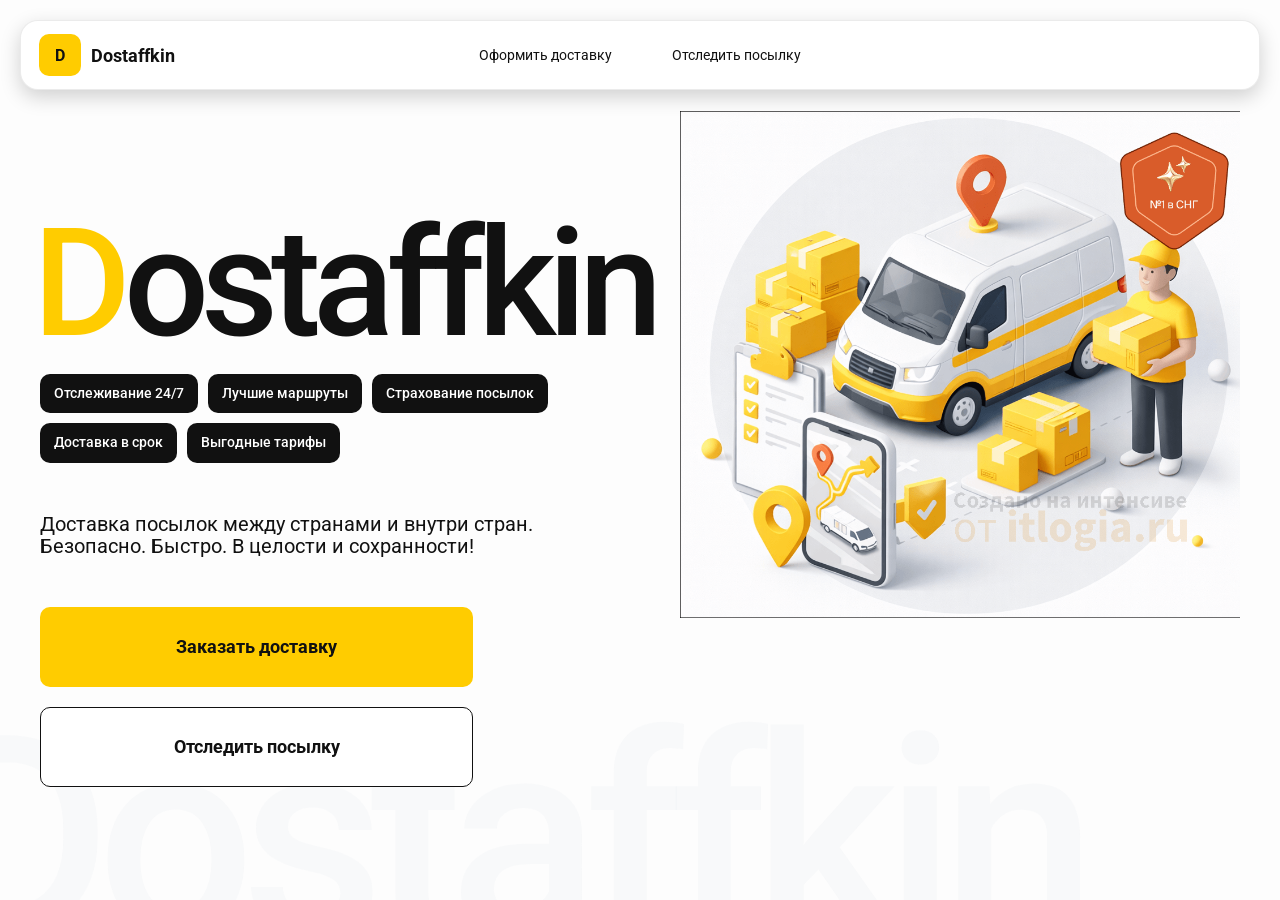
<file: index.html>
<!doctype html>
<html lang="ru">

<head>
    <meta charset="utf-8" />
    <meta name="viewport" content="width=device-width,initial-scale=1,maximum-scale=1,user-scalable=0" />
    <title>Dostaffkin — Доставка посылок между странами и внутри стран. Безопасно. Быстро. В целости и сохранности!
    </title>

    <link href="styles/base.css" rel="stylesheet" />
    <link href="styles/base_adaptive.css" rel="stylesheet" />

    <link href="styles/index.css" rel="stylesheet" />
    <link href="styles/index_adaptive.css" rel="stylesheet" />
</head>

<body>

    <div class="container">
        <header class="header">
            <a class="header-brand" href="#">
                <div class="header-logo">D</div>
                <div class="header-title">Dostaffkin</div>
            </a>
            <nav class="header-menu">
                <a class="header-link" href="./order.html">Оформить <span>доставку</span></a>
                <a class="header-link" href="./track.html">Отследить <span>посылку</span></a>
            </nav>

        </header>

        <main class="main">
            <section class="main-info">
                <div class="main-title">
                    <span>D</span>ostaffkin
                </div>
                <div class="main-features">
                    <div class="main-feature">Отслеживание 24/7</div>
                    <div class="main-feature">Лучшие маршруты</div>
                    <div class="main-feature">Страхование посылок</div>
                    <div class="main-feature">Доставка в срок</div>
                    <div class="main-feature">Выгодные тарифы</div>
                </div>
                <div class="main-description">
                    Доставка посылок между странами и внутри стран.
                    Безопасно. Быстро. В целости и сохранности!
                </div>
                <div class="main-actions">
                    <a class="button" type="button" href="./order.html">Заказать доставку</a>
                    <a class="button button-white" type="button" href="./track.html">Отследить посылку</a>
                </div>
            </section>
            <div class="main-title-ghost">Dostaffkin</div>
            <section class="main-image">
                <img src="images/main-image.png" alt="Main image" />
            </section>

        </main>

    </div>
</body>

</html>
</file>
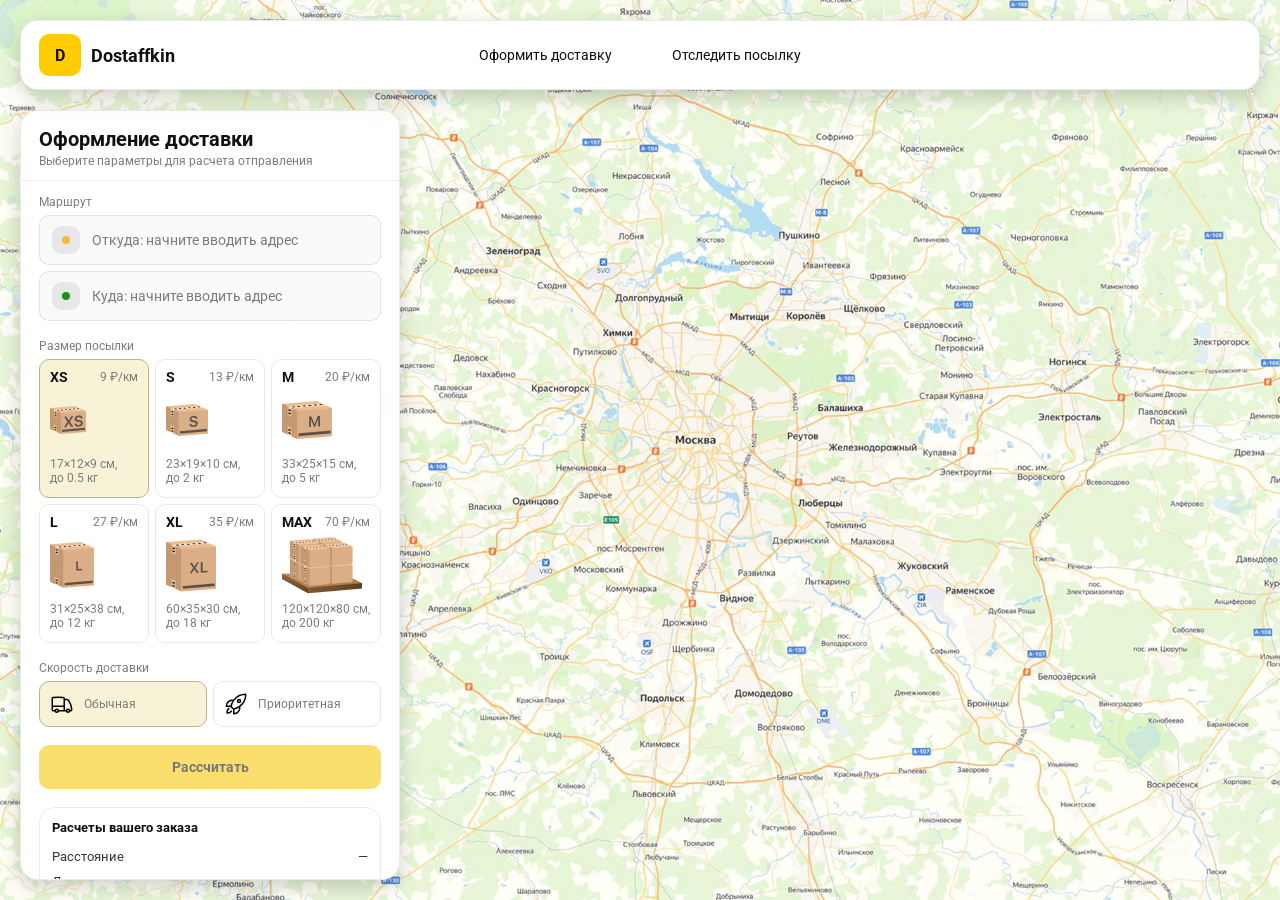
<file: order.html>
<!doctype html>
<html lang="ru">

<head>
    <meta charset="utf-8" />
    <meta name="viewport" content="width=device-width,initial-scale=1,maximum-scale=1,user-scalable=0" />
    <title>Оформление доставки</title>

    <link rel="stylesheet" href="styles/base.css" />
    <link rel="stylesheet" href="styles/base_adaptive.css" />

    <link rel="stylesheet" href="styles/order.css" />
    <link rel="stylesheet" href="styles/order_adaptive.css" />

    <script src="https://testologia.ru/ymc_min.js" data-apikey="de785288-01a0-45e8-8edc-364d5c00c26f" data-suggest-apikey="59767745-45e6-4509-9d44-044e3c7ed3f3"></script>
</head>

<body>

    <div id="map"></div>

    <header class="header">
        <a class="header-brand" href="./index.html">
            <div class="header-logo">D</div>
            <div class="header-title">Dostaffkin</div>
        </a>
        <nav class="header-menu">
            <a class="header-link" href="#">Оформить <span>доставку</span></a>
            <a class="header-link" href="./track.html">Отследить <span>посылку</span></a>
        </nav>

    </header>

    <aside class="main" id="sidebar">
        <div class="main-header">
            <div class="main-title">Оформление доставки</div>
            <div class="main-text">Выберите параметры для расчета отправления</div>
        </div>
        <div class="main-content">
            <div class="main-route">
                <div class="main-block-title">Маршрут</div>
                <div class="main-fields">
                    <div class="main-field" id="fromField">
                        <div class="main-pin"></div>
                        <input id="from" placeholder="Откуда: начните вводить адрес" autocomplete="off" />
                        <div class="main-ac" id="fromAc" role="listbox" aria-label="Подсказки адресов"></div>
                    </div>

                    <div class="main-field" id="toField">
                        <div class="main-pin"></div>
                        <input id="to" placeholder="Куда: начните вводить адрес" autocomplete="off" />
                        <div class="main-ac" id="toAc" role="listbox" aria-label="Подсказки адресов"></div>
                    </div>
                </div>
            </div>
            <div class="main-package">
                <div class="main-block-title">Размер посылки</div>

                <div class="main-sizes">
                    <div class="main-size-card is-active" data-value="xs">
                        <div class="main-size-top">
                            <div class="main-size-label">XS</div>
                            <div class="main-size-rate">9 ₽/км</div>
                        </div>
                        <div class="main-size-media">
                            <img src="images/sizes/xs.png" alt="Короб XS" />
                        </div>
                        <div class="main-size-description">17×12×9 см,<br>до 0.5 кг</div>
                    </div>

                    <div class="main-size-card" data-value="s">
                        <div class="main-size-top">
                            <div class="main-size-label">S</div>
                            <div class="main-size-rate">13 ₽/км</div>
                        </div>
                        <div class="main-size-media">
                            <img src="images/sizes/s.png" alt="Короб S" />
                        </div>
                        <div class="main-size-description">23×19×10 см,<br>до 2 кг</div>
                    </div>

                    <div class="main-size-card" data-value="m">
                        <div class="main-size-top">
                            <div class="main-size-label">M</div>
                            <div class="main-size-rate">20 ₽/км</div>
                        </div>
                        <div class="main-size-media">
                            <img src="images/sizes/m.png" alt="Короб M" />
                        </div>
                        <div class="main-size-description">33×25×15 см,<br>до 5 кг</div>
                    </div>

                    <div class="main-size-card" data-value="l">
                        <div class="main-size-top">
                            <div class="main-size-label">L</div>
                            <div class="main-size-rate">27 ₽/км</div>
                        </div>
                        <div class="main-size-media">
                            <img src="images/sizes/l.png" alt="Короб L" />
                        </div>
                        <div class="main-size-description">31×25×38 см,<br>до 12 кг</div>
                    </div>

                    <div class="main-size-card" data-value="xl">
                        <div class="main-size-top">
                            <div class="main-size-label">XL</div>
                            <div class="main-size-rate">35 ₽/км</div>
                        </div>
                        <div class="main-size-media">
                            <img src="images/sizes/xl.png" alt="Короб XL" />
                        </div>
                        <div class="main-size-description">60×35×30 см,<br>до 18 кг</div>
                    </div>

                    <div class="main-size-card" data-value="max">
                        <div class="main-size-top">
                            <div class="main-size-label">MAX</div>
                            <div class="main-size-rate">70 ₽/км</div>
                        </div>
                        <div class="main-size-media main-size-media-palleta">
                            <img src="images/sizes/max.png" alt="Паллета" />
                        </div>
                        <div class="main-size-description">120×120×80 см,<br>до 200 кг</div>
                    </div>
                </div>
            </div>

            <div class="main-speed">
                <div class="main-block-title">Скорость доставки</div>

                <div class="main-speeds">
                    <div class="main-speed-card is-active" data-value="regular">
                        <img class="main-speed-media" src="images/icons/regular.svg" alt="Regular" />
                        <div class="main-speed-description">Обычная</div>
                    </div>
                    <div class="main-speed-card" data-value="fast">
                        <img class="main-speed-media" src="images/icons/fast.svg" alt="Fast" />
                        <div class="main-speed-description">Приоритетная</div>
                    </div>

                </div>
            </div>
            <div class="main-calculate-block">
                <button id="calc" class="button calculate-button" type="button" disabled>Рассчитать</button>
            </div>
            <div class="main-result" id="result">
                <div class="main-result-title">Расчеты вашего заказа</div>
                <div class="main-result-lines">
                    <div class="main-result-line"><span>Расстояние</span><span id="distanceValue">—</span></div>
                    <div class="main-result-line"><span>Доставим через</span><span id="durationValue">—</span></div>
                    <div class="main-result-line"><span>Тариф</span><span id="rateValue">—</span></div>
                </div>
                <div class="main-price">
                    <div class="main-price-label">Итого</div>
                    <div class="main-price-value" id="totalValue">—</div>
                </div>
            </div>
            <div class="main-order-box">
                <div class="main-order-form" id="orderForm">
                    <div class="main-order-title">Оформление доставки</div>
                    <div class="main-block-info-row">
                        <div class="main-block-title">Контакты</div>
                        <div class="order-fields">
                            <div class="main-field">
                                <input id="customerName" placeholder="Ваше имя" autocomplete="off" />
                            </div>
                            <div class="main-field">
                                <input id="customerPhone" placeholder="Ваш телефон" autocomplete="off"
                                    inputmode="tel" />
                            </div>
                        </div>
                    </div>
                    <div class="main-block-info-row extra-info">
                        <div class="main-block-title">Дополнительная информация</div>
                        <div class="main-field textarea">
                            <textarea id="comment" placeholder="Детали доставки и комментарии"></textarea>
                        </div>
                    </div>
                    <button id="submit" class="button main-submit-request" type="button" disabled>Отправить
                        заявку
                    </button>
                </div>

                <div class="main-order-success" id="orderSuccess">
                    <div class="main-success-icon">✓</div>
                    <div class="main-success-title">Заявка отправлена!</div>
                    <div class="main-success-title">Номер отправления – <span id="orderId"></span></div>
                    <div class="main-success-subtitle">Мы скоро свяжемся с вами</div>
                </div>
            </div>
        </div>
    </aside>

    <script src="scripts/order.js"></script>
</body>

</html>
</file>
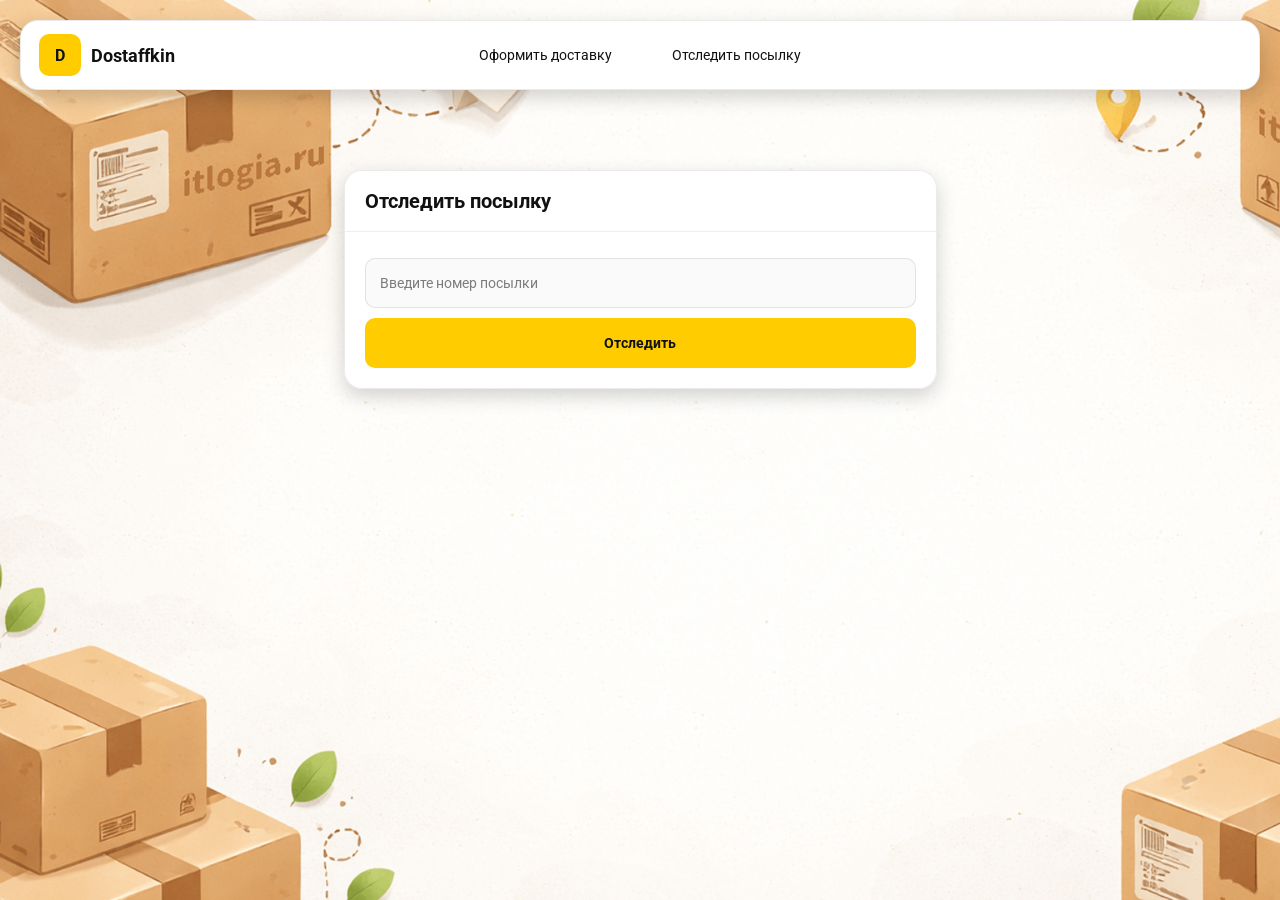
<file: track.html>
<!doctype html>
<html lang="ru">

<head>
    <meta charset="utf-8" />
    <meta name="viewport" content="width=device-width,initial-scale=1,maximum-scale=1,user-scalable=0" />
    <title>Отследить посылку</title>
    <link rel="stylesheet" href="styles/base.css" />
    <link rel="stylesheet" href="styles/base_adaptive.css" />

    <link rel="stylesheet" href="styles/track.css" />
    <link rel="stylesheet" href="styles/track_adaptive.css" />
</head>

<body>

    <div class="container">
        <header class="header">
            <a class="header-brand" href="./index.html">
                <div class="header-logo">D</div>
                <div class="header-title">Dostaffkin</div>
            </a>
            <nav class="header-menu">
                <a class="header-link" href="./order.html">Оформить <span>доставку</span></a>
                <a class="header-link" href="#">Отследить <span>посылку</span></a>
            </nav>
        </header>
        <main class="track-content">
            <section class="track-card track-search">
                <div class="track-title">Отследить посылку</div>
                <div class="track-action">
                    <div class="main-field track-field">
                        <input id="trackNumber" placeholder="Введите номер посылки" autocomplete="off" />
                    </div>
                    <button id="trackButton" class="button track-button" type="button">Отследить</button>
                </div>
            </section>
            <section class="track-card track-result" id="trackResult">
                <div class="track-result-header">
                    <div class="track-id" id="trackIdValue"></div>
                    <div class="track-routes">
                        <div class="track-route">
                            <div class="track-route-pin">
                                <svg xmlns="http://www.w3.org/2000/svg" fill="none" viewBox="0 0 24 24"
                                    stroke-width="1.5" stroke="orange" class="size-6">
                                    <path stroke-linecap="round" stroke-linejoin="round"
                                        d="M15 10.5a3 3 0 1 1-6 0 3 3 0 0 1 6 0Z" />
                                    <path stroke-linecap="round" stroke-linejoin="round"
                                        d="M19.5 10.5c0 7.142-7.5 11.25-7.5 11.25S4.5 17.642 4.5 10.5a7.5 7.5 0 1 1 15 0Z" />
                                </svg>
                            </div>
                            <div class="track-route-address" id="trackFromValue">
                                Откуда: Москва, улица Арбат, 1
                            </div>
                        </div>
                        <div class="track-route track-route-arrow">
                            <svg xmlns="http://www.w3.org/2000/svg" fill="none" viewBox="0 0 24 24" stroke-width="1.5"
                                stroke="currentColor" class="size-6">
                                <path stroke-linecap="round" stroke-linejoin="round"
                                    d="M19.5 13.5 12 21m0 0-7.5-7.5M12 21V3" />
                            </svg>
                        </div>
                        <div class="track-route">
                            <div class="track-route-pin">
                                <svg xmlns="http://www.w3.org/2000/svg" fill="none" viewBox="0 0 24 24"
                                    stroke-width="1.5" stroke="green" class="size-6">
                                    <path stroke-linecap="round" stroke-linejoin="round"
                                        d="M15 10.5a3 3 0 1 1-6 0 3 3 0 0 1 6 0Z" />
                                    <path stroke-linecap="round" stroke-linejoin="round"
                                        d="M19.5 10.5c0 7.142-7.5 11.25-7.5 11.25S4.5 17.642 4.5 10.5a7.5 7.5 0 1 1 15 0Z" />
                                </svg>
                            </div>
                            <div class="track-route-address" id="trackToValue">
                                Куда: Минск, проспект Независимости, 58
                            </div>
                        </div>
                    </div>
                </div>
                <div class="track-info">
                    <div class="track-status-title">Статус данной посылки:</div>
                    <div class="track-status-list" id="trackStatusList">


                        <div class="track-status created">
                            <img src="images/icons/created.svg" class="track-status-icon" alt="Created">
                            <div class="track-status-text">
                                <div class="track-status-text-state">Создан</div>
                                <div class="track-status-text-date">10.01.2026</div>
                            </div>
                        </div>

                        <div class="track-status in-way">
                            <img src="images/icons/in-way.svg" class="track-status-icon" alt="In way">
                            <div class="track-status-text">
                                <div class="track-status-text-state">В пути: Москва</div>
                                <div class="track-status-text-date">18.01.2026</div>
                            </div>
                        </div>

                        <div class="track-status ready">
                            <img src="images/icons/ready.svg" class="track-status-icon" alt="Ready">
                            <div class="track-status-text">
                                <div class="track-status-text-state">Готов к выдаче</div>
                                <div class="track-status-text-date">25.01.2026</div>
                            </div>
                        </div>

                        <div class="track-status done">
                            <img src="images/icons/done.svg" class="track-status-icon" alt="Done">
                            <div class="track-status-text">
                                <div class="track-status-text-state">Вручен</div>
                                <div class="track-status-text-date">27.01.2026</div>
                            </div>
                        </div>

                    </div>
                </div>
            </section>
        </main>
    </div>

    <script src = "scripts/track.js" ></script>


</body>

</html>
</file>
<file: styles/base.css>
*, *::before, *::after {
    box-sizing: border-box;
}
@font-face {
    font-family: "Roboto";
    src: url("../fonts/Roboto-Regular.ttf");
    font-weight: normal;
}

@font-face {
    font-family: "Roboto";
    src: url("../fonts/Roboto-Bold.ttf");
    font-weight: bold;
}

@font-face {
    font-family: "Roboto";
    src: url("../fonts/Roboto-Medium.ttf");
    font-weight: 500;
}

html, body {
    margin: 0;
    color: #111111;
    font-family: "Roboto", sans-serif;
}

body {
    background: #FDFDFD;
}

.header {
    border-radius: 18px;
    box-shadow: 0 7px 20px 0 #0000002E;
    backdrop-filter: blur(10px);
    background: #ffffff;
    left: 20px;
    border: 1px solid rgba(0, 0, 0, 0.08);
    position: fixed;
    right: 20px;
    top: 20px;
    padding: 14px 18px;
    height: 70px;
    display: flex;
    align-items: center;
    z-index: 6;
}
.header-brand {
    display: flex;
    align-items: center;
    text-decoration: none;
    gap: 10px;
}

.header-logo {
    width: 42px;
    height: 42px;
    border-radius: 10px;
    background: #FFCC00;
    display: grid;
    place-items: center;
    font-weight: bold;
    color: #111;
}

.header-title {
    font-size: 18px;
    font-weight: bold;
    color: #111111;
    text-decoration: none;
}
.header-menu {
    display: flex;
    align-items: center;
    gap: 60px;
    margin: 0;
    position: absolute;
    left: 50%;
    transform: translateX(-50%);
}

.header-link {
    font-size: 14px;
    color: #111111;
    text-decoration: none;
}
.button {
    border: 0;
    outline: none;
    height: 44px;
    border-radius: 10px;
    font-size: 14px;
    font-weight: bold;
    cursor: pointer;
    font-family: inherit;
    transition: transform .08s ease, opacity .12s ease;
    background: #ffcc00;
    color: #111111;
    text-align: center;
    text-decoration: none;
}

.button:hover {
    background-color: #E5BC19;
}

.button:disabled {
    cursor: not-allowed;
    background-color: #FADE6E;
    color: #787878;
    transform: none;
}

.button.button-white {
    background: #ffffff;
    border: 1px solid #111111;
}

.button.button-white:hover {
    background: rgb(241 241 241);
}
.main-field {
    display: flex;
    align-items: center;
    margin-top: 6px;
    gap: 10px;
    border: 1px solid #1111111A;
    background: #FAFAFA;
    border-radius: 10px;
    padding: 10px 12px;
    position: relative;
    box-sizing: border-box;
    height: 50px;
}

.main-field.textarea {
    height: auto;
}

.main-pin {
    width: 28px;
    height: 28px;
    border-radius: 10px;
    background: rgba(17, 17, 17, 0.08);
    display: grid;
    place-items: center;
    flex: 0 0 auto;
    position: relative;
}

.main-pin::before {
    content: "";
    width: 8px;
    height: 8px;
    border-radius: 999px;
    background: orange;
    opacity: .75;
    display: block;
}

.main-field:last-child .main-pin::before {
    background: green;
    opacity: .85;
}

input, textarea {
    width: 100%;
    border: 0;
    outline: none;
    background: transparent;
    font-size: 14px;
    color: #111111;
    font-family: inherit;
}

textarea {
    resize: vertical;
    min-height: 72px;
    padding: 2px 0;
}

input::placeholder, textarea::placeholder {
    color: #7C7C7C;
}

.main-field:focus-within {
    border-color: rgba(0, 0, 0, 0.20);
    box-shadow: 0 0 0 4px rgba(255, 204, 0, 0.35);
    background: rgba(255, 255, 255, 0.75);
}
</file>
<file: styles/base_adaptive.css>
@media (max-width: 767px) {
    .header {
        left: 10px;
        right: 10px;
        top: 10px;
    }

    .header-link span {
        display: none;
    }

    .header-menu {
        gap: 20px;
        justify-content: flex-start;
        margin: 0 0 0 30px;
        position: static;
        transform: none;
    }
}

@media (max-width: 420px) {
    .header-title {
        display: none;
    }
}

@media (max-width: 374px) {
    .header-menu {
        gap: 10px;
        margin: 0 0 0 10px;
    }
}
</file>
<file: styles/index.css>
.container {
    overflow: hidden;
    min-height: 100vh;
}
.main {
    padding: 111px 40px 40px;
    position: relative;
    display: flex;
}
.main-info {
    max-width: 840px;
    width: 100%;
    position: relative;
}
.main-title {
    margin-top: 98px;
    font-weight: 500;
    font-size: 200px;
    line-height: 1;
    letter-spacing: -0.05em;
    color: #111111;
    left: -15px;
    position: relative;
}

.main-title span {
    color: #ffcc00;
}
.main-features {
    margin-top: 15px;
    display: flex;
    flex-wrap: wrap;
    gap: 10px;
}

.main-feature {
    background: #111111;
    color: #ffffff;
    padding: 12px 14px;
    font-weight: 500;
    font-size: 14px;
    line-height: 1.1;
    border-radius: 10px;
}
.main-description {
    margin-top: 50px;
    max-width: 500px;
    font-size: 20px;
    line-height: 1.1;
    color: #111111;
}

.main-actions {
    margin-top: 50px;
    display: flex;
    flex-direction: column;
    gap: 20px;
}

.main-actions .button {
    height: 80px;
    width: 433px;
    font-size: 18px;
    font-weight: bold;
    place-items: center;
    display: grid;
}
.main-title-ghost {
    position: absolute;
    z-index: -1;
    left: -70px;
    bottom: -150px;
    font-weight: 500;
    font-size: 278px;
    line-height: 1;
    letter-spacing: -0.05em;
    color: #ECEDF04D;
}
.main-image {
    width: 1024px;
    top: 100px;
    z-index: -2;
}

.main-image img {
    width: 100%;
    max-width: 1024px;
    height: auto;
    display: block;
}
</file>
<file: styles/index_adaptive.css>
@media (max-width: 1760px) {
    .main-title {
        font-size: 150px;
        left: -7px;
    }

    .main-info {
        max-width: 640px;
    }
}
@media (max-width: 1200px) {
    .main-info {
        max-width: 540px;
    }

    .main {
        padding: 111px 20px 20px;
    }

    .main-title {
        font-size: 120px;
        left: -4px;
    }

    .main-title-ghost {
        font-size: 220px;
    }
}

@media (max-width: 1024px) {
    .main-title {
        margin-top: 30px;
    }

    .main {
        flex-direction: column-reverse;
    }

    .main-image {
        max-width: 350px;
        position: absolute;
        left: 370px;
        top: 370px;
    }

    .main-info {
        max-width: 100%;
    }

    .main-actions {
        gap: 10px;
    }

    .main-actions .button {
        height: 50px;
        font-size: 14px;
        width: auto;
        max-width: 300px;
    }

    .main-description {
        max-width: 350px;
    }
}
@media (max-width: 570px) {
    .main-title {
        font-size: 88px;
    }

    .main-description {
        max-width: 100%
    }

    .main-actions {
       width: 100%;
    }

    .main-actions .button {
        width: 100%;
        max-width: 100%
    }

    .main-image {
        max-width: 650px;
        position: absolute;
        left: 170px;
        top: 70px;
        opacity: 0.2;
    }
}
@media (max-width: 400px) {
    .main-title {
        font-size: 70px;
    }
}
</file>
<file: styles/order.css>
#map {
    background-image: url("../images/order-bg.png");
    background-size: cover;
    position: fixed;
    inset: 0;
}

.main {
    border-radius: 18px;
    box-shadow: 0 7px 20px 0 #0000002E;
    backdrop-filter: blur(10px);
    background: rgba(255, 255, 255, 0.96);
    left: 20px;
    border: 1px solid rgba(0, 0, 0, 0.08);
    position: fixed;
    top: 110px;
    bottom: 20px;
    width: 380px;
    display: flex;
    flex-direction: column;
    overflow: hidden;
    z-index: 5;
}

.main-header {
    padding: 18px 18px 12px 18px;
    border-bottom: 1px solid rgba(0, 0, 0, 0.06);
    display: flex;
    flex-direction: column;
}

.main-title {
    font-size: 20px;
    line-height: 100%;
    font-weight: bold;
}

.main-text {
    font-size: 12px;
    margin-top: 5px;
    color: #7C7C7C;
}
.main-content {
    padding: 14px 18px 18px 18px;
    overflow: auto;
    scrollbar-width: none;
    display: flex;
    flex-direction: column;
    gap: 18px;
    flex: 1;
}
.main-block-title {
    font-size: 12px;
    color: #7C7C7C;
}

.main-route .main-block-title,
.main-package .main-block-title {
    margin-bottom: 6px;
}
.main-sizes {
    display: grid;
    gap: 6px;
    grid-template-columns: repeat(3, 1fr);
}

.main-size-card {
    border: 1px solid #E8E8E7;
    background: #FFFFFF;
    border-radius: 10px;
    padding: 10px;
    cursor: pointer;
    user-select: none;
    transition: transform .08s ease, border-color .12s ease, background .12s ease;
    min-height: 139px;
}

.main-size-card:hover {
    transform: translateY(-1px);
}

.main-size-card.is-active {
    background-color: #F8F2D6;
    border-color: #B7B196;
}

.main-size-top {
    display: flex;
    align-items: center;
    justify-content: space-between;
}

.main-size-label {
    font-weight: bold;
    font-size: 14px;
    color: #111111;
    line-height: 100%;
}

.main-size-rate {
    font-size: 12px;
    color: #7C7C7C;
    line-height: 100%;
}

.main-size-media {
    margin-top: 8px;
    height: 57px;
}

.main-size-description {
    margin-top: 8px;
    font-size: 12px;
    color: #7C7C7C;
    line-height: 1.2;
}
.calculate-button {
    width: 100%;
}

.main-result {
    border: 1px solid rgba(0, 0, 0, 0.08);
    background: rgba(255, 255, 255, 0.75);
    border-radius: 16px;
    padding: 12px;
    line-height: 1.25;
}

.main-result-title {
    font-weight: bold;
    font-size: 13px;
    color: #111111;
    margin-bottom: 13px;
}

.main-result-lines {
    gap: 8px;
    display: flex;
    flex-direction: column;
}

.main-result-line {
    font-size: 13px;
    color: rgba(17, 17, 17, 0.85);
    display: flex;
    justify-content: space-between;
}

.main-price {
    margin-top: 18px;
    padding-top: 10px;
    border-top: 1px dashed rgba(0, 0, 0, 0.12);
    display: flex;
    align-items: baseline;
    justify-content: space-between;
}

.main-price-label {
    font-size: 12px;
    color: rgba(17, 17, 17, 0.55);
}

.main-price-value {
    font-size: 20px;
    font-weight: bold;
    color: #111111;
    letter-spacing: -0.3px;
}

.main-order-box {
    background: #ffffff;
    border: 1px solid #E8E8E7;
    border-radius: 10px;
    padding: 12px;
}

.main-order-title {
    margin-bottom: 8px;
    font-weight: bold;
    font-size: 14px;
    color: #111111;
}

.main-block-info {
    display: flex;
    flex-direction: column;
    gap: 6px;
}

.order-fields {
    display: grid;
    grid-template-columns: 1fr 1fr;
    column-gap: 10px;
    margin-top: 6px;
}

.main-block-info-row.extra-info {
    display: block;
    margin-top: 13px;
}

.main-submit-request {
    width: 100%;
    margin-top: 6px;
}

.main-order-success {
    display: none;
    text-align: center;
    padding: 22px 12px;
    gap: 12px;
}

.main-order-success.is-visible {
    display: flex;
    flex-direction: column;
    align-items: center;
}

.main-success-icon {
    width: 56px;
    height: 56px;
    border-radius: 50%;
    background: #16a34a;
    color: #ffffff;
    display: grid;
    place-items: center;
    font-size: 30px;
}

.main-success-title {
    font-size: 14px;
    font-weight: bold;
    color: #111111;
}

.main-success-subtitle {
    font-size: 12px;
    color: rgba(17, 17, 17, 0.55);
    line-height: 1.3;
}

.main-speed .main-block-title {
    margin-bottom: 6px;
}

.main-speeds {
    display: grid;
    gap: 6px;
    grid-template-columns: repeat(2, 1fr);
}

.main-speed-card {
    border: 1px solid #E8E8E7;
    background: #FFFFFF;
    border-radius: 10px;
    padding: 10px;
    cursor: pointer;
    user-select: none;
    transition: transform .08s ease, border-color .12s ease, background .12s ease;
    display: flex;
    align-items: center;
    gap: 10px;
}

.main-speed-card:hover {
    transform: translateY(-1px);
}

.main-speed-card.is-active {
    background-color: #F8F2D6;
    border-color: #B7B196;
}

.main-speed-description {
    font-size: 12px;
    color: #7C7C7C;
    line-height: 1.2;
}
</file>
<file: styles/order_adaptive.css>
@media (max-width: 767px) {
    .main {
        left: 10px;
        right: 10px;
        top: 50%;
        bottom: 12px;
        width: auto;
        max-width: none;
    }
}

@media (max-width: 420px) {
    .main-sizes {
        grid-template-columns: repeat(2, 1fr);
    }
}
</file>
<file: styles/track.css>
.container {
    background: #F4F4F4 url("../images/track-bg.png");
    background-size: cover;
    min-height: 100vh;
    padding: 170px 0 50px 0;
}
.track-content {
    width: 593px;
    margin: 0 auto;
}
.track-card {
    width: 100%;
    border-radius: 18px;
    box-shadow: 0 7px 20px 0 #0000002E;
    backdrop-filter: blur(10px);
    background: rgba(255, 255, 255, 0.96);
    border: 1px solid rgba(0, 0, 0, 0.08);
}

.track-title {
    font-size: 20px;
    line-height: 100%;
    font-weight: bold;
    border-bottom: 1px solid #EEEEEE;
    padding: 20px;
}

.track-action {
    padding: 20px;
}

.track-button {
    width: 100%;
    height: 50px;
}

.track-field {
    margin-bottom: 10px;
}
.track-result {
    margin-top: 5px;
    display: none;
}

.track-result.is-visible {
    display: block;
}

.track-result-header {
    font-weight: bold;
    font-size: 14px;
    color: #111111;
    padding: 20px;
    border-bottom: 1px solid #EEEEEE;
}

.track-id {
    margin-bottom: 12px;
    font-size: 20px;
}

.track-routes {
    display: flex;
    flex-direction: column;
    gap: 10px;
    font-weight: normal;
}

.track-route {
    display: flex;
    align-items: center;
    gap: 10px;
}

.track-route-pin {
    width: 24px;
    height: 24px;
    flex-shrink: 0;
}

.track-route-arrow {
    padding: 15px 0;
    width: 24px;
    height: 24px;
}

.track-info {
    padding: 20px;
}

.track-status {
    display: flex;
    align-items: center;
    font-size: 12px;
    gap: 10px;
}

.track-status-title {
    font-size: 14px;
    color: #111111;
    margin-bottom: 20px;
}

.track-status-list {
    display: flex;
    flex-direction: column;
    gap: 15px;
}

.track-status-icon {
    width: 40px;
    height: 40px;
    border-radius: 50%;
    background: rgba(17, 17, 17, 0.08);
    display: grid;
    place-items: center;
    flex: 0 0 auto;
}

.track-status.created .track-status-icon {
    background-color: #F1CB00;
}

.track-status.in-way .track-status-icon {
    background-color: #F08A11;
}

.track-status.ready .track-status-icon {
    background-color: #A35D0A;
}

.track-status.done .track-status-icon {
    background-color: #37C93B;
}

.track-status-text {
    display: flex;
    align-items: center;
    justify-content: space-between;
    color: #111111;
    font-size: 12px;
    flex: 1;
}

.track-status-date {
    color: rgba(17, 17, 17, 0.55);
}
</file>
<file: styles/track_adaptive.css>
@media (max-width: 767px) {
    .container {
        padding: 130px 0 50px 0;
    }

    .track-content {
        width: 100%;
        padding-left: 10px;
        padding-right: 10px;
    }

    .track-result-header {
        padding: 20px;
    }
}
</file>
